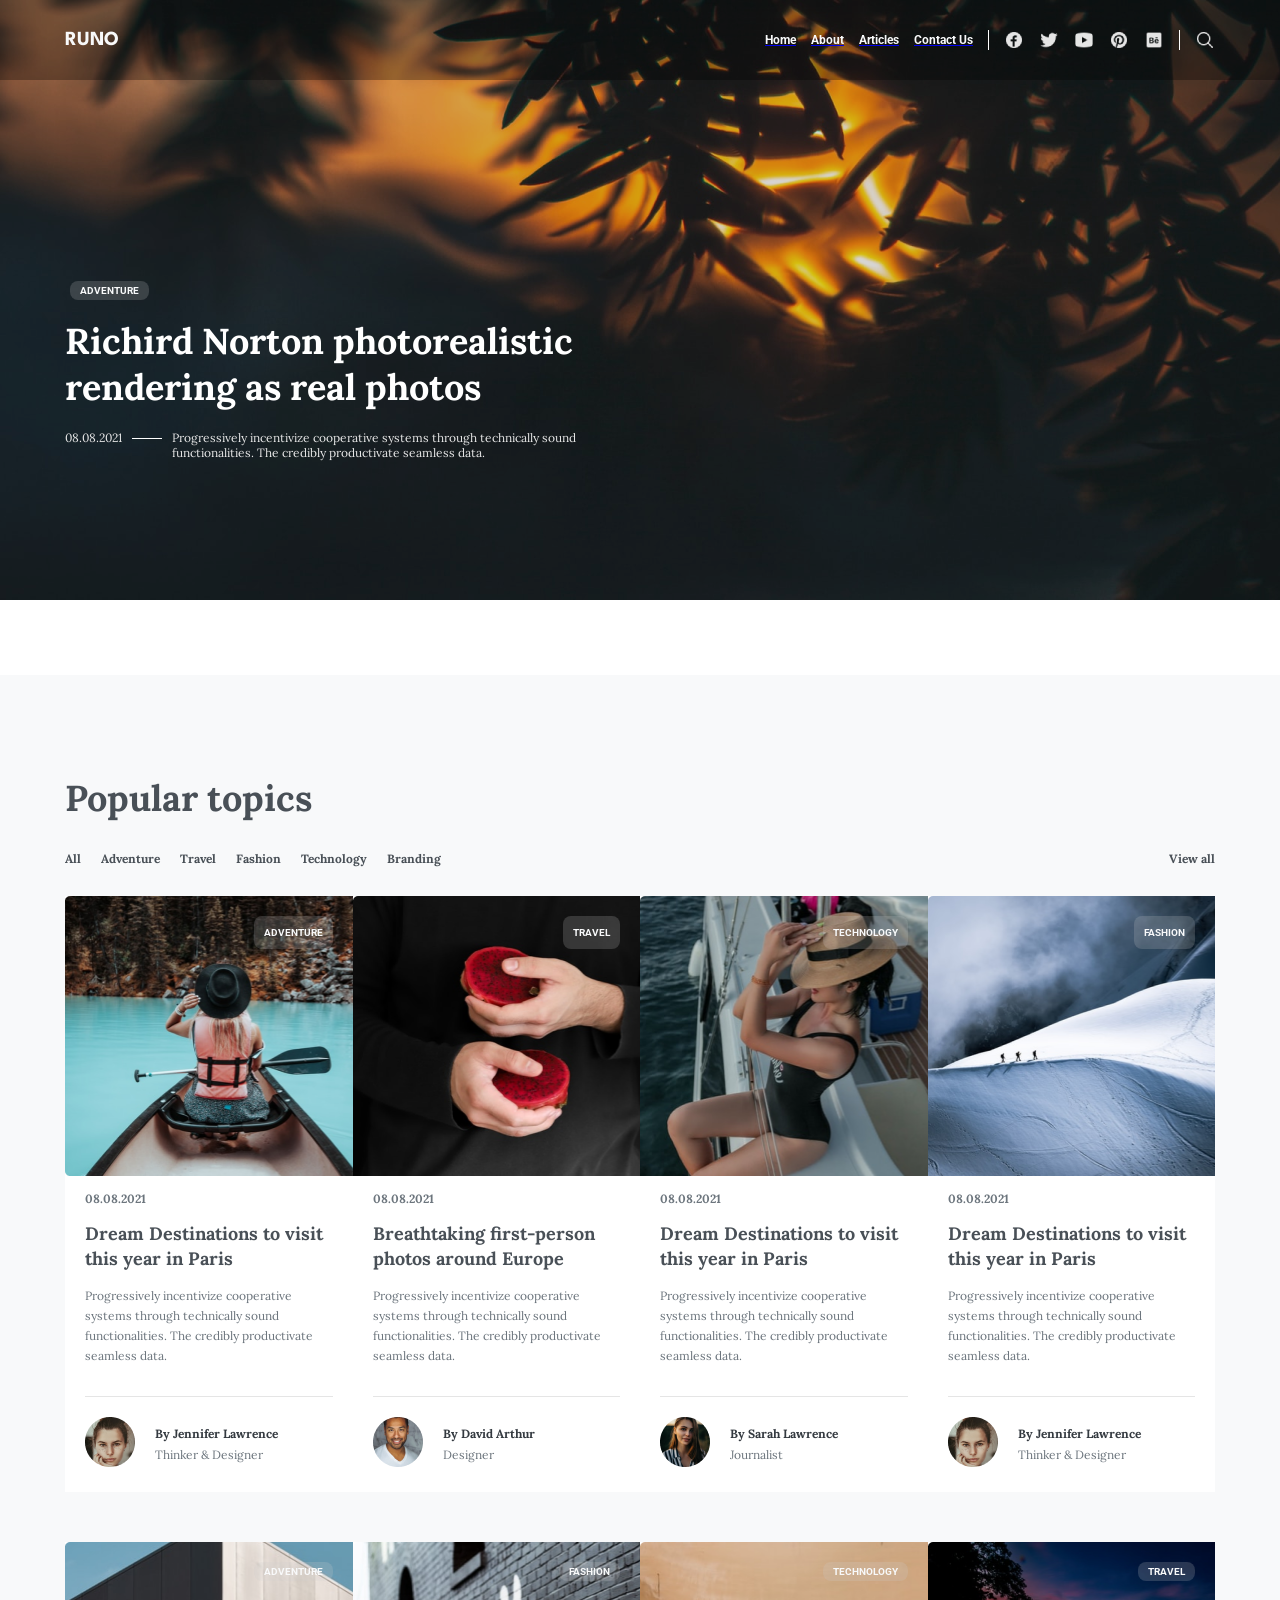
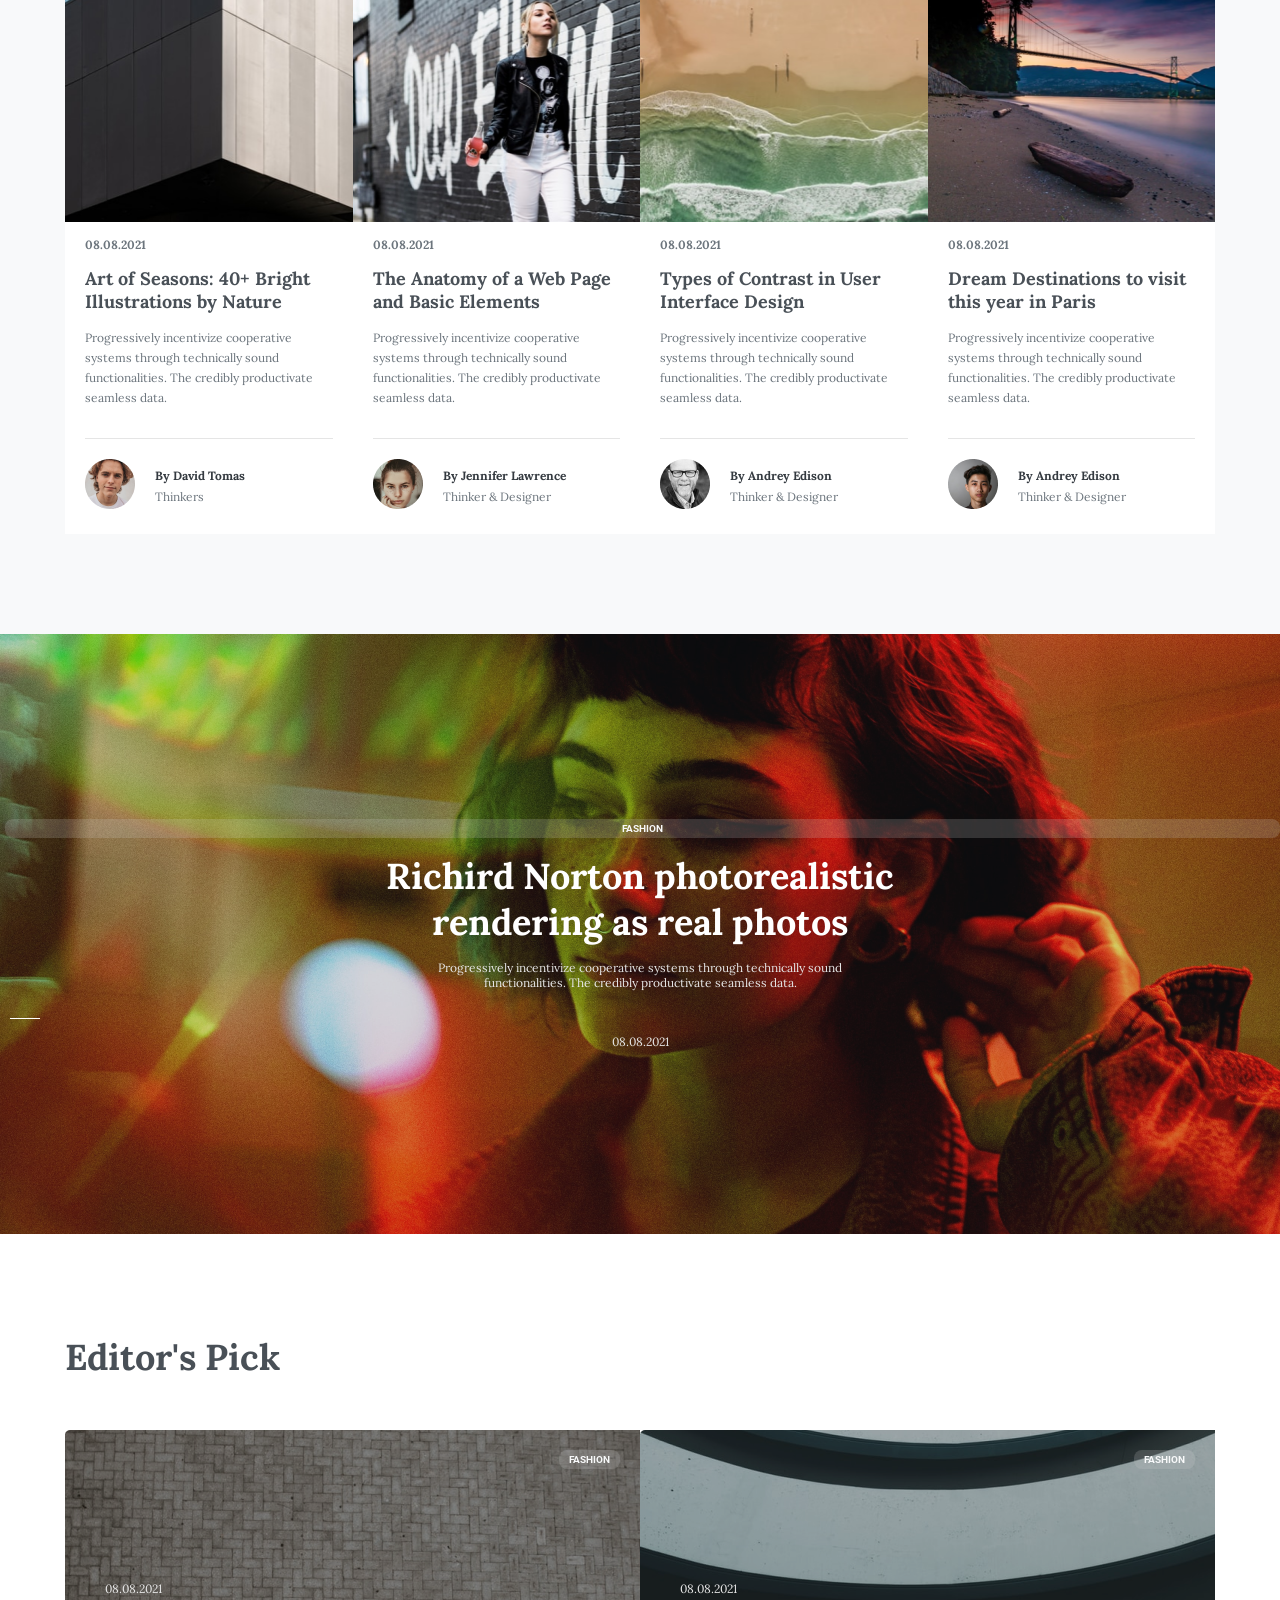
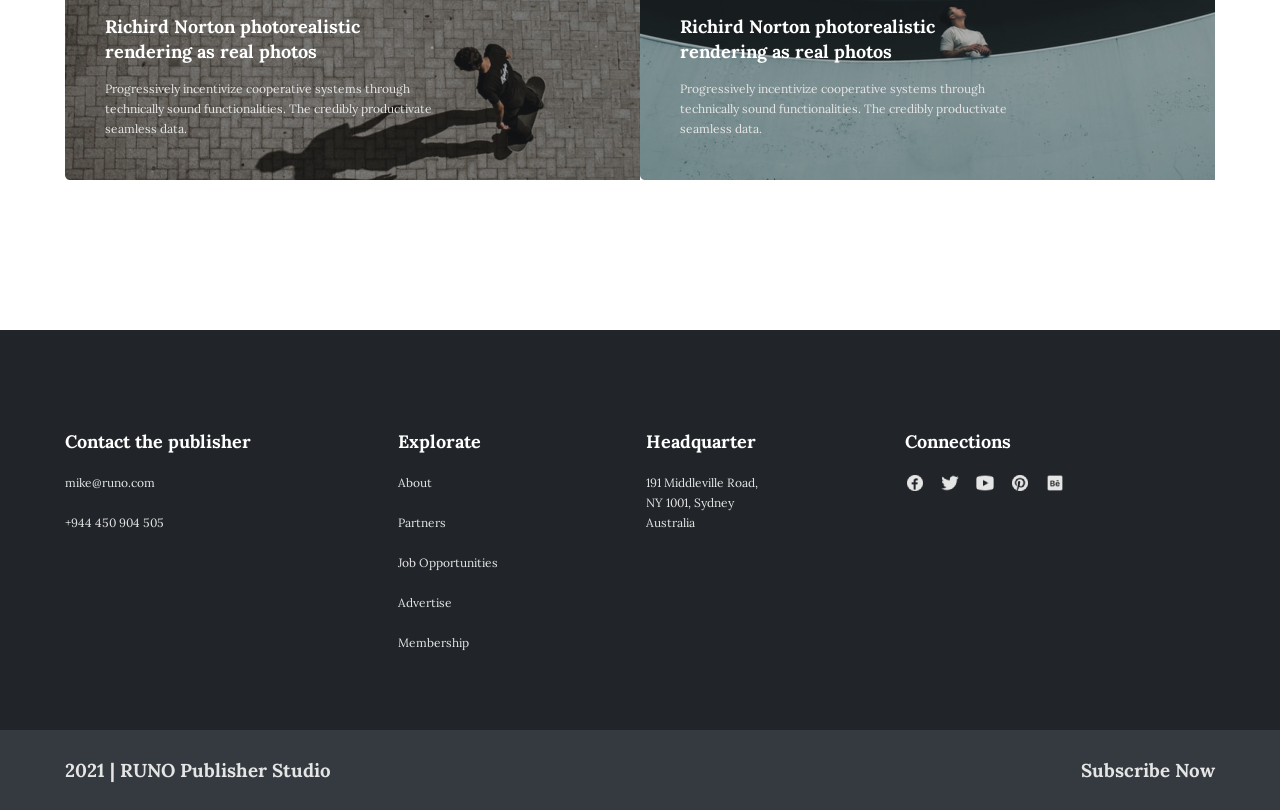
<file: Dec project 2/second page/about.html>
<!DOCTYPE html>
<html lang="en">
  <head>
    <meta charset="UTF-8" />
    <meta name="viewport" content="width=device-width, initial-scale=1.0" />
    <title>Document</title>
    <link rel="stylesheet" href="../style/about.css" />
  </head>
  <body>
    <!-- first section -->
    <section class="first-section">
      <header class="header">
        <div>
          <h2>RUNO</h2>
        </div>
        <div class="icons">
          <div class="nav">
            <a href="/index.html"><h4>Home</h4></a>
            <a href="/second page/about.html"><h4>About</h4></a>
            <a href="/second page/article.html"><h4>Articles</h4></a>
            <a href="/second page/contact.html"><h4>Contact Us</h4></a>
          </div>

          <div class="search">
            <div class="navSecond">
              <img src="../images/facebook.png" alt="" />
              <img src="../images/twitter.png" alt="" />
              <img src="../images/youtube.png" alt="" />
              <img src="../images/pinterest.png" alt="" />
              <img src="../images/behance.png" alt="" />
            </div>
            <div class="navThird">
              <img src="../images/Search Icon.png" alt="" />
            </div>
          </div>
        </div>
      </header>
      <section class="second-section">
        <div class="adventure">
          <h4>ADVENTURE</h4>
          <h2>
            Richird Norton photorealistic <br />
            rendering as real photos
          </h2>
          <div class="line">
            <p>08.08.2021</p>
            <hr />
            <p>
              Progressively incentivize cooperative systems through technically
              sound <br />functionalities. The credibly productivate seamless
              data.
            </p>
          </div>
        </div>
      </section>
    </section>

    <!-- second section -->
    <section class="second-part">
      <h1>Popular topics</h1>
      <div class="second-part-div">
        <div class="second-part-nav">
          <h5>All</h5>
          <h5>Adventure</h5>
          <h5>Travel</h5>
          <h5>Fashion</h5>
          <h5>Technology</h5>
          <h5>Branding</h5>
        </div>
        <div>
          <h5>View all</h5>
        </div>
      </div>

      <div class="first-blog-div">
        <div class="background-div">
          <div class="Background">
            <div class="text"><h2>ADVENTURE</h2></div>
          </div>

          <div class="padding">
            <h3>08.08.2021</h3>
            <h2>Dream Destinations to visit this year in Paris</h2>
            <p>
              Progressively incentivize cooperative systems through technically
              sound functionalities. The credibly productivate seamless data.
            </p>
          </div>

          <div class="line-div">
            <div>
              <img src="../images/image2/Ellipse 4.png" alt="" />
            </div>
            <div>
              <h4>By Jennifer Lawrence</h4>
              <p id="line-p">Thinker & Designer</p>
            </div>
          </div>
        </div>

        <!-- <div class="background-div">
          <div class="Background-1">
            <div class="text"><h2>FASHION</h2></div>
          </div>

          <div class="padding">
            <h3>08.08.2021</h3>
            <h2>Richird Norton photorealistic rendering as real photos</h2>
            <p>
              Progressively incentivize cooperative systems through technically
              sound functionalities. The credibly productivate seamless data.
            </p>
          </div>

          <div class="line-div">
            <div>
              <img src="../images/image2/Ellipse 4 (1).png" alt="" />
            </div>
            <div>
              <h4>By David Arthur</h4>
              <p id="line-p">Designer</p>
            </div>
          </div>
        </div>

        <div class="background-div">
          <div class="Background-2">
            <div class="text"><h2>ADVENTURE</h2></div>
          </div>

          <div class="padding">
            <h3>08.08.2021</h3>
            <h2>Dream Destinations to visit this year in Paris</h2>
            <p>
              Progressively incentivize cooperative systems through technically
              sound functionalities. The credibly productivate seamless data.
            </p>
          </div>

          <div class="line-div">
            <div>
              <img src="../images/image2/Ellipse 4 (2).png" alt="" />
            </div>
            <div>
              <h4>By Sarah Lawrence</h4>
              <p id="line-p">Journalist</p>
            </div>
          </div>
        </div>


        <div class="background-div">
          <div class="Background-3">
            <div class="text"><h2>ADVENTURE</h2></div>
          </div>

          <div class="padding">
            <h3>08.08.2021</h3>
            <h2>Dream Destinations to visit this year in Paris</h2>
            <p>
              Progressively incentivize cooperative systems through technically
              sound functionalities. The credibly productivate seamless data.
            </p>
          </div>

          <div class="line-div">
            <div>
              <img src="../images/image2/Ellipse 4.png" alt="" />
            </div>
            <div>
              <h4>By Jennifer Lawrence</h4>
              <p id="line-p">Thinker & Designer</p>
            </div>
          </div>
        </div> -->

        


        <div class="background-div">
          <div class="Background-1">
            <div class="text"><h2>TRAVEL</h2></div>
          </div>

          <div class="padding">
            <h3>08.08.2021</h3>
            <h2>Breathtaking first-person photos around Europe</h2>
            <p>
              Progressively incentivize cooperative systems through technically sound functionalities.
              The credibly productivate seamless data.
            </p>
          </div>


          <div class="line-div">
            <div>
              <img src="../images/image2/Ellipse 4 (1).png" alt="" />
            </div>
            <div>
              <h4>By David Arthur</h4>
              <p id="line-p">Designer</p>
            </div>
          </div>

          
        </div>



        <div class="background-div">
          <div class="Background-2">
            <div class="text"><h2>TECHNOLOGY</h2></div>
          </div>
          <div class="padding">
            <h3>08.08.2021</h3>
            <h2>Dream Destinations to visit this year in Paris</h2>
            <p>
            Progressively incentivize cooperative systems through technically
            sound functionalities. The credibly productivate seamless data.
            </p>
          </div>
          <div class="line-div">
            <div>
              <img src="../images/image2/Ellipse 4 (2).png" alt="" />
            </div>
            <div>
              <h4>By Sarah Lawrence</h4>
              <p id="line-p">Journalist</p>
            </div>
          </div>
          


        </div>
        <div class="background-div">
          <div class="Background-3">
            <div class="text"><h2>FASHION</h2></div>
          </div>
          <div class="padding">
            <h3>08.08.2021</h3>
            <h2>Dream Destinations to visit this year in Paris</h2>
            <p>
            Progressively incentivize cooperative systems through technically
            sound functionalities. The credibly productivate seamless data.
            </p>
          </div>
          <div class="line-div">
            <div>
              <img src="../images/image2/Ellipse 4.png" alt="" />
            </div>
            <div>
              <h4>By Jennifer Lawrence</h4>
              <p id="line-p">Thinker & Designer</p>
            </div>
          </div>
          
          
        </div>
      </div> 

      <div class="second-blog-div">
        <div class="background-div">
          <div class="Background-4">
            <div class="text"><h2>ADVENTURE</h2></div>
          </div>
          <div class="padding">
            <h3>08.08.2021</h3>
            <h2>Art of Seasons: 40+ Bright Illustrations by Nature</h2>
            <p>
              Progressively incentivize cooperative systems through technically
              sound functionalities. The credibly productivate seamless data.
            </p>
          </div>
          <div class="line-div">
            <div>
              <img src="../images/image2/Ellipse 4 (5).png" alt="" />
            </div>
            <div>
              <h4>By David Tomas</h4>
              <p id="line-p">Thinkers</p>
            </div>
          </div>
          
        </div>


        <div class="background-div">
          <div class="Background-5">
            <div class="text"><h2>FASHION</h2></div>
          </div>
          <div class="padding">
            <h3>08.08.2021</h3>
            <h2>The Anatomy of a Web Page and Basic Elements</h2>
            <p>
             Progressively incentivize cooperative systems through technically
             sound functionalities. The credibly productivate seamless data.
            </p>
          </div>
          <div class="line-div">
            <div>
              <img src="../images/image2/Ellipse 4.png" alt="" />
            </div>
            <div>
              <h4>By Jennifer Lawrence</h4>
              <p id="line-p">Thinker & Designer</p>
            </div>
          </div>
          
        </div>
        <div class="background-div">
          <div class="Background-6">
            <div class="text"><h2>TECHNOLOGY</h2></div>
          </div>
          <div class="padding">
            <h3>08.08.2021</h3>
            <h2>Types of Contrast in User Interface Design</h2>
           <p>
             Progressively incentivize cooperative systems through technically
             sound functionalities. The credibly productivate seamless data.
           </p>
          </div>
          <div class="line-div">
            <div>
              <img src="../images/image2/Ellipse 4 (4).png" alt="" />
            </div>
            <div>
              <h4>By Andrey Edison</h4>
              <p id="line-p">Thinker & Designer</p>
            </div>
          </div>
          
          
        </div>
        <div class="background-div">
          <div class="Background-7">
            <div class="text"><h2>TRAVEL</h2></div>
          </div>
          <div class="padding">
            <h3>08.08.2021</h3>
            <h2>Dream Destinations to visit this year in Paris</h2>
           <p>
            Progressively incentivize cooperative systems through technically
            sound functionalities. The credibly productivate seamless data.
           </p>
          </div>
          <div class="line-div">
            <div>
              <img src="../images/image2/Ellipse 4 (3).png" alt="" />
            </div>
            <div>
              <h4>By Andrey Edison</h4>
              <p id="line-p">Thinker & Designer</p>
            </div>
          </div>
          
        </div>
      </div>
    </section>

    <!-- Third section -->
    <section>
      <div>
        <div class="third-background">
          <h5>FASHION</h5>
          <h2>Richird Norton photorealistic <br />rendering as real photos</h2>
          <p>
            Progressively incentivize cooperative systems through technically
            sound <br />functionalities. The credibly productivate seamless
            data.
          </p>
          <hr />
          <p>08.08.2021</p>
        </div>
      </div>
    </section>

    <!-- Fourth section -->
    <section class="fourth-part">
      <div>
        <h2>Editor's Pick</h2>
        <div class="fourth-part-div">
          <div class="fourth-background">
            <div class="fourth-background-fashion">
              <h4>FASHION</h4>
            </div>
            <div class="fourth-background-div">
              <p>08.08.2021</p>
              <h2>
                Richird Norton photorealistic <br />rendering as real photos
              </h2>
              <p>
                Progressively incentivize cooperative systems through
                <br />technically sound functionalities. The credibly
                productivate <br />seamless data.
              </p>
            </div>
          </div>
          <div class="fourth-background-1">
            <div class="fourth-background-fashion">
              <h4>FASHION</h4>
            </div>
            <div class="fourth-background-div">
              <p>08.08.2021</p>
              <h2>
                Richird Norton photorealistic <br />rendering as real photos
              </h2>
              <p>
                Progressively incentivize cooperative systems through
                <br />technically sound functionalities. The credibly
                productivate <br />seamless data.
              </p>
            </div>
          </div>
          <!-- <div class="fourth-background-2">
            <div class="fourth-background-fashion">
              <h4>FASHION</h4>
            </div>
            <div class="fourth-background-div">
              <p>08.08.2021</p>
              <h2>
                Richird Norton photorealistic <br />rendering as real photos
              </h2>
              <p>
                Progressively incentivize cooperative systems through
                <br />technically sound functionalities. The credibly
                productivate <br />seamless data.
              </p>
            </div>
          </div> -->
        </div>
      </div>
    </section>

    <!--footer(Last section)  -->
    <footer>
      <section class="footer">
        <div class="footer-first-div">
          <div>
            <h3>Contact the publisher</h3>
            <p>mike@runo.com</p>
            <p>+944 450 904 505</p>
          </div>
          <div>
            <h3>Explorate</h3>
            <p>About</p>
            <p>Partners</p>
            <p>Job Opportunities</p>
            <p>Advertise</p>
            <p>Membership</p>
          </div>
          <div>
            <h3>Headquarter</h3>
            <p>191 Middleville Road,<br />NY 1001, Sydney <br />Australia</p>
          </div>
          <div>
            <h3>Connections</h3>
            <div class="footer-nav">
              <div><img src="../images/facebook.png" alt="" /></div>
              <div><img src="../images/twitter.png" alt="" /></div>
              <div><img src="../images/youtube.png" alt="" /></div>
              <div><img src="../images/pinterest.png" alt="" /></div>
              <div><img src="../images/behance.png" alt="" /></div>
            </div>
          </div>
        </div>
      </section>
      <div class="footer-last-div">
        <div>
          <h3>2021 | RUNO Publisher Studio</h3>
          <h3>Subscribe Now</h3>
        </div>
      </div>
    </footer>
  </body>
</html>
</file>
<file: Dec project 2/style/about.css>
@import url("https://fonts.googleapis.com/css2?family=League+Spartan:wght@100..900&display=swap");
@import url("https://fonts.googleapis.com/css2?family=League+Spartan:wght@100..900&family=Lora:ital,wght@0,400..700;1,400..700&display=swap");
@import url("https://fonts.googleapis.com/css2?family=League+Spartan:wght@100..900&family=Lora:ital,wght@0,400..700;1,400..700&family=Roboto:ital,wght@0,100;0,300;0,400;0,500;0,700;0,900;1,100;1,300;1,400;1,500;1,700;1,900&display=swap");
@import url("https://fonts.googleapis.com/css2?family=League+Spartan:wght@100..900&family=Lora:ital,wght@0,400..700;1,400..700&family=Roboto:ital,wght@0,100;0,300;0,400;0,500;0,700;0,900;1,100;1,300;1,400;1,500;1,700;1,900&display=swap");

* {
  padding: 0;
  margin: 0;
}
.first-section {
  background-image: url("../images/image2/Image.png");
  height: 75vh;
  background-repeat: no-repeat;
}

.header {
  display: flex;
  justify-content: space-between;
  /* background-color: gray; */
  /* background-color: transparent; */
  background-color: rgba(0, 0, 0, 0.3); /* Red with 50% opacity */
  height: 80px;
  align-items: center;
  padding: 0 65px;
}
.header h2 {
  font-family: league Spartan;
  color: #f8f9fa;
  font-weight: bold;
  font-size: 20px;
}
.icons {
  display: flex;
}
.nav h4 {
  margin-left: 15px;
  font-family: roboto;
  font-size: 12px;
  color: #f8f9fa;
}

.nav {
  display: flex;
  align-items: center;
}

.search {
  display: flex;
  padding-left: 15px;
}

.navSecond {
  border-left: 1px solid white;
  display: flex;
  justify-content: center;
  align-items: center;
}
.navSecond img {
  margin-left: 15px;
}

.navThird {
  display: flex;
  border-left: 1px white solid;
  margin-left: 15px;
  justify-content: center;
  align-items: center;
}

.navThird img {
  padding-left: 15px;
}

.second-section {
  margin-top: 200px;
  padding-left: 65px;
}

.adventure h4 {
  margin-left: 5px;
  padding: 4px 10px;
  font-size: 10px;
  font-family: roboto;
  color: #f8f9fa;
  border-radius: 8px;
  background-color: rgba(205, 203, 203, 0.2);
  display: inline;
}

.adventure h2 {
  font-size: 36px;
  margin-top: 20px;
  font-family: lora;
  color: #ffffff;
}

.adventure p {
  display: flex;
  color: #e5e5e5;
  margin-top: 20px;
  font-family: lora;
  font-size: 12px;
}

hr {
  border: none;
  border-top: 1px solid #ffffff;
  width: 30px;
  display: flex;
  /* justify-content: center; */
  align-items: center;
  margin: 28px 10px 0px 10px;
}

.line {
  display: flex;
  /* align-items: baseline;  */
}

/* second section */

.second-part {
  padding: 100px 65px;
  background-color: #f8f9fa;
}

.second-part h1 {
  font-family: lora;
  font-size: 36px;
  color: #495057;
}

.second-part-div {
  display: flex;
  justify-content: space-between;
  margin: 30px 0;
}

.second-part-nav {
  display: flex;
}

.second-part-div h5 {
  font-family: lora;
  font-size: 12px;
  color: #495057;
}
.second-part-nav h5 {
  margin-right: 20px;
}

.padding {
  padding: 0 20px;
}

.padding p {
  border-bottom: 1px solid #e5e5e5;
  padding-bottom: 30px;
}

.Background {
  /* position: relative; */
  background-image: url(../images/Blog\ Image.png);
  /* background-size: cover; */
  background-repeat: no-repeat;
  height: 280px;
  width: 100%;
  /* display: flex; */
  /* justify-content: center; */
  /* align-items: center; */
}

.Background-1 {
  background-image: url(../images/image2/Blog\ Image\ \(5\).png);
  background-repeat: no-repeat;
  height: 280px;
  width: 100%;
}
.Background-2 {
  background-image: url(../images/image2/Blog\ Image\ \(6\).png);
  background-repeat: no-repeat;
  height: 280px;
  width: 100%;
}
.Background-3 {
  background-image: url(../images/image2/Blog\ Image\ \(4\).png);
  background-repeat: no-repeat;
  height: 280px;
  width: 100%;
}
.Background-4 {
  background-image: url(../images/image2/Blog\ Image\ \(3\).png);
  background-repeat: no-repeat;
  height: 280px;
  width: 100%;
}
.Background-5 {
  background-image: url(../images/image2/Blog\ Image\ \(2\).png);
  background-repeat: no-repeat;
  height: 280px;
  width: 100%;
}
.Background-6 {
  background-image: url(../images/image2/Blog\ Image\ \(1\).png);
  background-repeat: no-repeat;
  height: 280px;
  width: 100%;
}
.Background-7 {
  background-image: url(../images/image2/Blog\ Image.png);
  background-repeat: no-repeat;
  height: 280px;
  width: 100%;
}

.line-div {
  display: flex;
  justify-items: center;
  align-items: center;
  padding: 20px 0px;
}

.line-div div {
  margin-left: 20px;
  line-height: 20px;
}
.line-div h4 {
  font-family: lora;
  font-size: 12px;
  line-height: 20px;
  color: #343a40;
  margin: 0px;
}

#line-p {
  margin: 0px;
  padding-top: 1px;
}


.first-blog-div {
  display: flex;
  justify-content: space-between;
}
.first-blog-div h2 {
  font-family: lora;
  font-size: 18px;
  color: #495057;
  padding-top: 15px;
  line-height: 25px;
}
.first-blog-div h3 {
  font-family: lora;
  font-size: 12px;
  color: #6c757d;
  padding-top: 15px;
}
.first-blog-div p {
  font-family: lora;
  font-size: 12px;
  color: #6c757d;
  padding-top: 15px;
  line-height: 20px;
}



.second-blog-div {
  display: flex;
  justify-content: space-between;
  margin-top: 50px;
}
.second-blog-div h2 {
  font-family: lora;
  font-size: 18px;
  color: #495057;
  padding-top: 15px;
}

.second-blog-div h3 {
  font-family: lora;
  font-size: 12px;
  color: #6c757d;
  padding-top: 15px;
}

.second-blog-div p {
  font-family: lora;
  font-size: 12px;
  color: #6c757d;
  padding-top: 15px;
  line-height: 20px;
}

.text {
  display: flex;
  align-items: end;
  justify-content: end;
  padding: 20px 20px 0 0;
}

.text h2 {
  margin-left: 5px;
  padding: 4px 10px;
  font-size: 10px;
  font-family: roboto;
  color: #f8f9fa;
  border-radius: 8px;
  background-color: rgba(205, 203, 203, 0.2);
}

.background-div {
  /* display: flex;
    justify-content: space-between; */
  width: 310px;
  background-color: #ffffff;
}

/* Third section */

.third-background {
  background-image: url(../images/image2/Image\ \(1\).png);
  height: 600px;
  width: 100%;
  /* display: flex; */
  /* justify-content: center; */
  /* align-items: center; */
  justify-items: center;
  /* align-self: center; */
  align-content: center;
}

.third-background h5 {
  margin-left: 5px;
  padding: 4px 10px;
  font-size: 10px;
  font-family: roboto;
  color: #f8f9fa;
  border-radius: 8px;
  background-color: rgba(205, 203, 203, 0.2);
  display: flex;
  justify-content: center;
  align-items: center;
}

.third-background h2 {
  color: #ffffff;
  font-family: Lora;
  font-size: 36px;
  padding-top: 15px;
  text-align: center;
}

.third-background p {
  color: #e5e5e5;
  font-family: lora;
  font-size: 12px;
  padding-top: 15px;
  text-align: center;
}

/* Fourth Section */

.fourth-part {
  padding: 100px 65px;
}

.fourth-part h2 {
  font-family: lora;
  font-size: 36px;
  color: #495057;
}

.fourth-background {
  background-image: url(../images/image2/Rectangle\ 8.png);
  background-repeat: no-repeat;
  width: 640px;
  height: 350px;
}

.fourth-background-1 {
  background-image: url(../images/image2/Rectangle\ 8\ \(1\).png);
  background-repeat: no-repeat;
  width: 640px;
  height: 350px;
}

/* .fourth-background-2 {
  background-image: url(../images/fourth3.png);
  background-repeat: no-repeat;
  width: 420px;
  height: 350px;
} */

.fourth-background-fashion {
  display: flex;
  align-items: end;
  justify-content: end;
  padding: 20px 20px 0 0;
}

.fourth-background-fashion h4 {
  margin-left: 5px;
  padding: 4px 10px;
  font-size: 10px;
  font-family: roboto;
  color: #f8f9fa;
  border-radius: 8px;
  background-color: rgba(205, 203, 203, 0.2);
  display: flex;
  justify-content: center;
  align-items: center;
}

.fourth-background-div {
  margin-top: 110px;
  padding-left: 40px;
}

.fourth-background-div h2 {
  font-family: lora;
  font-size: 18px;
  color: #ffffff;
  margin: 15px 0;
  line-height: 25px;
}
.fourth-background-div p {
  font-family: lora;
  font-size: 12px;
  color: #e5e5e5;
  line-height: 20px;
}

.fourth-part-div {
  margin: 50px 0;
  display: flex;
  justify-content: space-between;
}

/* footer(last section) */
.footer {
  background-color: #212529;
  width: 100%;
  height: 400px;
  /* display: flex;
    justify-content: space-between; */
}

.footer-first-div {
  display: flex;
  justify-content: space-between;
  text-align: left;
  padding: 100px 200px 0 65px;
}

.footer-first-div h3 {
  font-family: lora;
  font-size: 18px;
  color: #ffffff;
}

.footer-first-div p {
  font-family: lora;
  font-size: 12px;
  color: #e5e5e5;
  margin-top: 20px;
  line-height: 20px;
}

.footer-last-div div {
  background-color: #343a40;
  height: 80px;
  display: flex;
  justify-content: space-between;
  align-items: center;
  justify-items: center;
  align-content: center;
  color: #e5e5e5;
  padding: 0 65px;
  font-family: lora;
}

.footer-nav {
  display: flex;
  margin-top: 20px;
}

.footer-nav div {
  padding-right: 15px;
}
</file>
